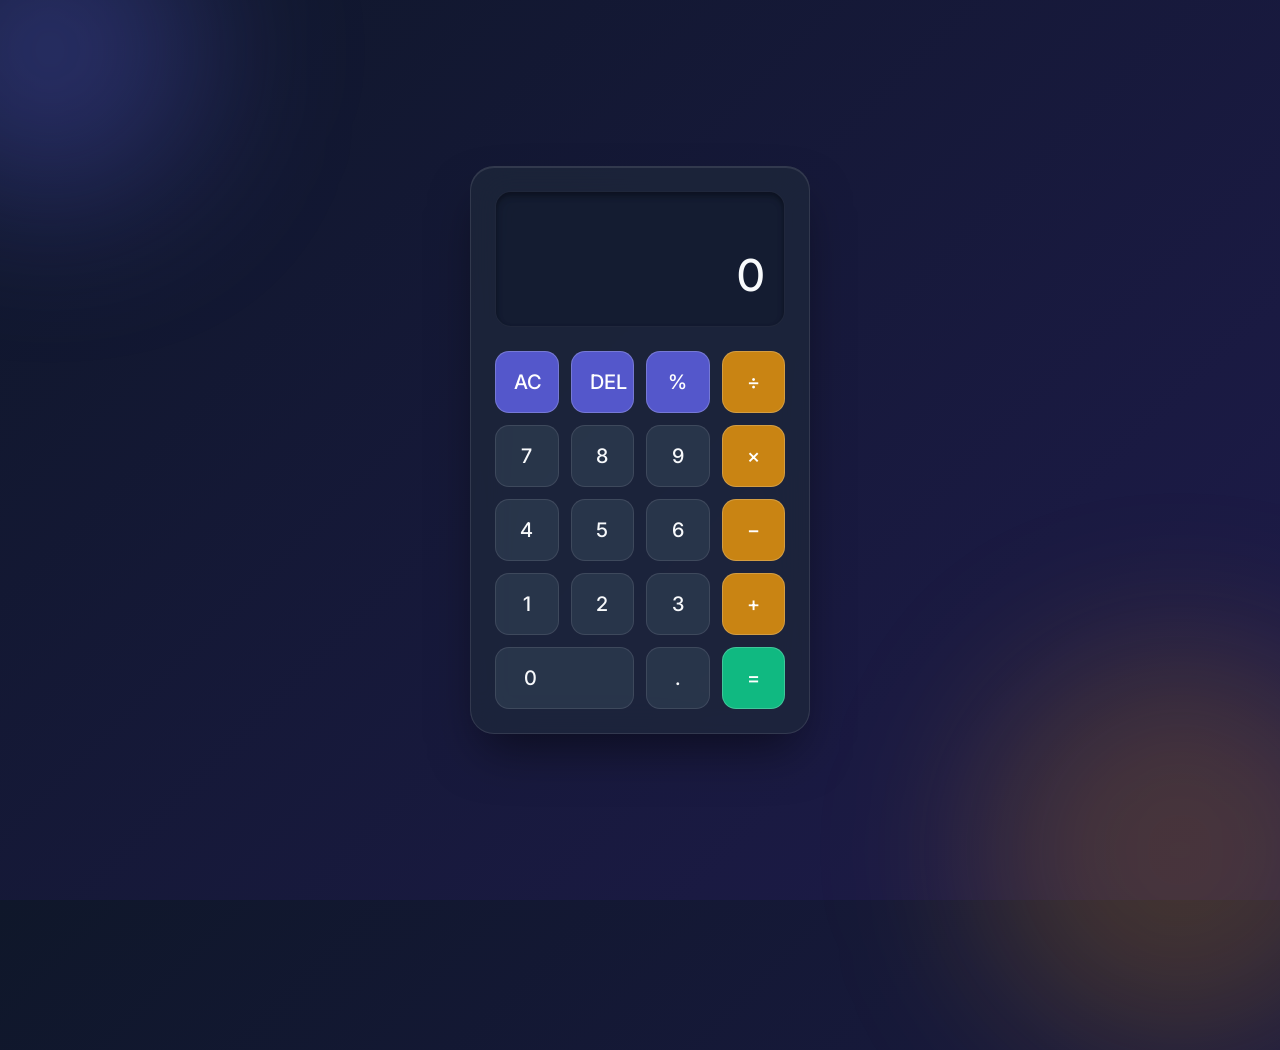
<file: Build a Calculator/index.html>
<!DOCTYPE html>
<html lang="en">
<head>
    <meta charset="UTF-8">
    <meta name="viewport" content="width=device-width, initial-scale=1.0">
    <meta name="description" content="A professional, glassmorphic calculator application built with HTML, CSS, and JavaScript.">
    <title>Professional Calculator</title>
    <link rel="preconnect" href="https://fonts.googleapis.com">
    <link rel="preconnect" href="https://fonts.gstatic.com" crossorigin>
    <link href="https://fonts.googleapis.com/css2?family=Inter:wght@300;400;500;600&display=swap" rel="stylesheet">
    <link rel="stylesheet" href="style.css">
</head>
<body>
    <main class="calculator-container">
        <div class="calculator">
            <div class="display">
                <div class="previous-operand" id="previous-operand"></div>
                <div class="current-operand" id="current-operand">0</div>
            </div>
            <div class="keypad">
                <button class="btn btn-action" data-action="clear" aria-label="Clear All">AC</button>
                <button class="btn btn-action" data-action="delete" aria-label="Delete last digit">DEL</button>
                <button class="btn btn-action" data-action="percentage" aria-label="Percentage">%</button>
                <button class="btn btn-operator" data-action="divide" aria-label="Divide">÷</button>

                <button class="btn" data-number>7</button>
                <button class="btn" data-number>8</button>
                <button class="btn" data-number>9</button>
                <button class="btn btn-operator" data-action="multiply" aria-label="Multiply">×</button>

                <button class="btn" data-number>4</button>
                <button class="btn" data-number>5</button>
                <button class="btn" data-number>6</button>
                <button class="btn btn-operator" data-action="subtract" aria-label="Subtract">−</button>

                <button class="btn" data-number>1</button>
                <button class="btn" data-number>2</button>
                <button class="btn" data-number>3</button>
                <button class="btn btn-operator" data-action="add" aria-label="Add">+</button>

                <button class="btn btn-zero" data-number>0</button>
                <button class="btn" data-number>.</button>
                <button class="btn btn-equals" data-action="calculate" aria-label="Calculate">=</button>
            </div>
        </div>
    </main>
    <script src="script.js"></script>
</body>
</html>
</file>
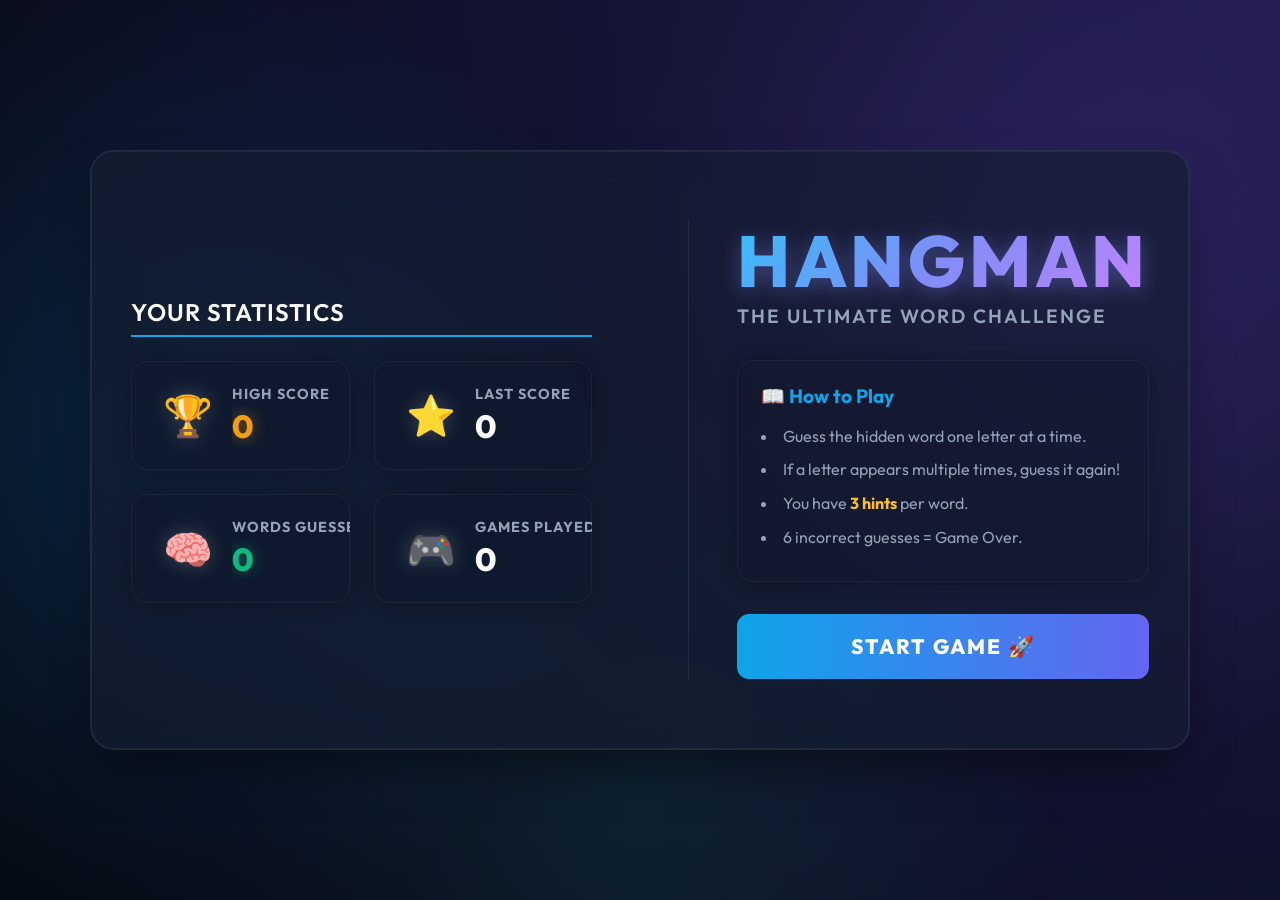
<file: Hangout Game/index.html>
<!DOCTYPE html>
<html lang="en">
<head>
    <meta charset="UTF-8">
    <meta name="viewport" content="width=device-width, initial-scale=1.0">
    <title>Professional Hangman</title>
    <link rel="preconnect" href="https://fonts.googleapis.com">
    <link rel="preconnect" href="https://fonts.gstatic.com" crossorigin>
    <link href="https://fonts.googleapis.com/css2?family=Outfit:wght@300;400;600;800&display=swap" rel="stylesheet">
    <link rel="stylesheet" href="style.css">
</head>
<body>
    <div class="particles-bg"></div>
    <div class="game-container">
        
        <!-- Dashboard Screen -->
        <div id="dashboard-screen" class="screen">
            <div class="dashboard-layout">
                <div class="dashboard-left">
                    <header class="dashboard-header">
                        <h1>HANGMAN</h1>
                        <p class="subtitle">The Ultimate Word Challenge</p>
                    </header>
                    
                    <div class="how-to-play glow-box">
                        <h3>📖 How to Play</h3>
                        <ul>
                            <li>Guess the hidden word one letter at a time.</li>
                            <li>If a letter appears multiple times, guess it again!</li>
                            <li>You have <strong>3 hints</strong> per word.</li>
                            <li>6 incorrect guesses = Game Over.</li>
                        </ul>
                    </div>

                    <button id="start-game-btn" class="primary-btn pulse-btn">Start Game 🚀</button>
                </div>
                
                <div class="dashboard-right">
                    <h3 class="stats-title">Your Statistics</h3>
                    <div class="dashboard-stats-grid">
                        <div class="stat-card glow-box">
                            <div class="stat-icon">🏆</div>
                            <div class="stat-info">
                                <h4>High Score</h4>
                                <p id="high-score-display">0</p>
                            </div>
                        </div>
                        <div class="stat-card glow-box">
                            <div class="stat-icon">⭐</div>
                            <div class="stat-info">
                                <h4>Last Score</h4>
                                <p id="last-score-display">0</p>
                            </div>
                        </div>
                        <div class="stat-card glow-box">
                            <div class="stat-icon">🧠</div>
                            <div class="stat-info">
                                <h4>Words Guessed</h4>
                                <p id="words-guessed-display">0</p>
                            </div>
                        </div>
                        <div class="stat-card glow-box">
                            <div class="stat-icon">🎮</div>
                            <div class="stat-info">
                                <h4>Games Played</h4>
                                <p id="games-played-display">0</p>
                            </div>
                        </div>
                    </div>
                </div>
            </div>
        </div>

        <!-- Game Screen -->
        <div id="game-screen" class="screen hidden">
            <header>
                <div class="top-bar">
                    <button id="quit-btn" class="secondary-btn">Quit</button>
                    <div class="score-display glow-box">Score: <span id="current-score">0</span></div>
                </div>
                <h2>Guess the word</h2>
            </header>

            <div class="game-board">
                <div class="hangman-illustration">
                    <svg viewBox="0 0 200 250" class="figure-container">
                        <!-- Gallows (Always visible) -->
                        <g class="gallows">
                            <line x1="10" y1="240" x2="90" y2="240" />
                            <line x1="50" y1="240" x2="50" y2="20" />
                            <line x1="50" y1="20" x2="130" y2="20" />
                            <line x1="130" y1="20" x2="130" y2="50" />
                        </g>
                        
                        <!-- Hangman Parts -->
                        <circle cx="130" cy="70" r="20" class="figure-part head" />
                        <line x1="130" y1="90" x2="130" y2="150" class="figure-part body" />
                        <line x1="130" y1="100" x2="100" y2="130" class="figure-part arm-l" />
                        <line x1="130" y1="100" x2="160" y2="130" class="figure-part arm-r" />
                        <line x1="130" y1="150" x2="100" y2="190" class="figure-part leg-l" />
                        <line x1="130" y1="150" x2="160" y2="190" class="figure-part leg-r" />
                    </svg>
                </div>

                <div class="game-status">
                    <!-- Text Clue Display -->
                    <div id="hint-display" class="hint-box">
                        <span class="hint-icon">💡</span>
                        <span id="hint-text">Clue goes here</span>
                    </div>

                    <!-- Actions -->
                    <div class="action-bar">
                        <button id="use-hint-btn" class="hint-btn">
                            Reveal Letter (<span id="hints-left">3</span> left)
                        </button>
                    </div>

                    <div id="word-display" class="word-display"></div>
                    
                    <div class="stats">
                        <p>Incorrect Guesses: <span id="incorrect-count">0</span> / 6</p>
                    </div>
                </div>
            </div>

            <div id="keyboard" class="keyboard"></div>
        </div>

        <!-- Modal Overlay -->
        <div id="message-modal" class="modal hidden">
            <div class="modal-content">
                <h2 id="modal-title">You Won!</h2>
                <p id="modal-desc">The word was <span id="final-word"></span></p>
                
                <div class="modal-actions">
                    <button id="next-word-btn" class="primary-btn hidden pulse-btn">Next Word</button>
                    <button id="return-dashboard-btn" class="secondary-btn">Return to Dashboard</button>
                </div>
            </div>
        </div>

    </div>
    
    <script src="script.js"></script>
</body>
</html>
</file>
<file: Build a Calculator/style.css>
:root {
    --bg-color: #0f172a;
    --calc-bg: rgba(30, 41, 59, 0.7);
    --display-bg: rgba(15, 23, 42, 0.5);
    --btn-bg: rgba(51, 65, 85, 0.6);
    --btn-hover: rgba(71, 85, 105, 0.8);
    --btn-active: rgba(51, 65, 85, 0.9);
    --btn-operator-bg: rgba(245, 158, 11, 0.8);
    --btn-operator-hover: rgba(251, 191, 36, 0.9);
    --btn-action-bg: rgba(99, 102, 241, 0.8);
    --btn-action-hover: rgba(129, 140, 248, 0.9);
    --text-primary: #f8fafc;
    --text-secondary: #94a3b8;
    --border-color: rgba(255, 255, 255, 0.1);
}

* {
    box-sizing: border-box;
    margin: 0;
    padding: 0;
    font-family: 'Inter', sans-serif;
}

body {
    background: linear-gradient(135deg, #0f172a 0%, #1e1b4b 100%);
    min-height: 100vh;
    display: flex;
    justify-content: center;
    align-items: center;
    color: var(--text-primary);
    overflow: hidden;
}

/* Dynamic background elements */
body::before, body::after {
    content: '';
    position: absolute;
    border-radius: 50%;
    filter: blur(80px);
    z-index: -1;
    animation: float 10s infinite alternate ease-in-out;
}

body::before {
    width: 300px;
    height: 300px;
    background: rgba(99, 102, 241, 0.3);
    top: -100px;
    left: -100px;
}

body::after {
    width: 400px;
    height: 400px;
    background: rgba(245, 158, 11, 0.2);
    bottom: -150px;
    right: -100px;
    animation-delay: -5s;
}

@keyframes float {
    0% { transform: translate(0, 0) scale(1); }
    100% { transform: translate(30px, 50px) scale(1.1); }
}

.calculator-container {
    perspective: 1000px;
}

.calculator {
    background: var(--calc-bg);
    backdrop-filter: blur(20px);
    -webkit-backdrop-filter: blur(20px);
    border: 1px solid var(--border-color);
    border-radius: 24px;
    padding: 24px;
    width: 340px;
    box-shadow: 0 25px 50px -12px rgba(0, 0, 0, 0.5),
                inset 0 1px 0 rgba(255, 255, 255, 0.1);
    transform-style: preserve-3d;
    transition: transform 0.4s cubic-bezier(0.175, 0.885, 0.32, 1.275);
}

.calculator:hover {
    transform: translateY(-5px) rotateX(4deg) rotateY(2deg);
}

.display {
    background: var(--display-bg);
    border-radius: 16px;
    padding: 24px 20px;
    margin-bottom: 24px;
    text-align: right;
    box-shadow: inset 0 4px 6px rgba(0, 0, 0, 0.3), 
                inset 0 1px 3px rgba(0,0,0, 0.1);
    min-height: 110px;
    display: flex;
    flex-direction: column;
    justify-content: flex-end;
    overflow: hidden;
    position: relative;
    border: 1px solid rgba(255, 255, 255, 0.05);
}

.previous-operand {
    color: var(--text-secondary);
    font-size: 1.1rem;
    min-height: 1.5rem;
    margin-bottom: 8px;
    font-weight: 400;
    transition: all 0.2s;
}

.current-operand {
    color: var(--text-primary);
    font-size: 2.75rem;
    font-weight: 500;
    word-wrap: break-word;
    word-break: break-all;
    transition: all 0.2s ease;
    letter-spacing: -1px;
}

.keypad {
    display: grid;
    grid-template-columns: repeat(4, 1fr);
    gap: 12px;
}

.btn {
    background: var(--btn-bg);
    color: var(--text-primary);
    border: 1px solid var(--border-color);
    border-radius: 14px;
    font-size: 1.25rem;
    font-weight: 500;
    padding: 18px;
    cursor: pointer;
    transition: all 0.2s cubic-bezier(0.4, 0, 0.2, 1);
    user-select: none;
    position: relative;
    overflow: hidden;
    outline: none;
}

.btn::after {
    content: '';
    position: absolute;
    top: 50%;
    left: 50%;
    width: 100%;
    height: 100%;
    background: rgba(255, 255, 255, 0.2);
    border-radius: 50%;
    transform: translate(-50%, -50%) scale(0);
    opacity: 0;
    transition: transform 0.4s ease-out, opacity 0.4s ease-out;
}

.btn:active::after {
    transform: translate(-50%, -50%) scale(2);
    opacity: 1;
    transition: 0s;
}

.btn:hover {
    background: var(--btn-hover);
    transform: translateY(-2px);
    box-shadow: 0 4px 12px rgba(0, 0, 0, 0.15);
}

.btn:active {
    background: var(--btn-active);
    transform: translateY(1px);
    box-shadow: 0 1px 2px rgba(0, 0, 0, 0.1);
}

.btn-zero {
    grid-column: span 2;
    text-align: left;
    padding-left: 28px;
}

.btn-operator {
    background: var(--btn-operator-bg);
    color: #fff;
    border-color: rgba(255, 255, 255, 0.2);
}

.btn-operator:hover {
    background: var(--btn-operator-hover);
    box-shadow: 0 4px 15px rgba(245, 158, 11, 0.4);
}

.btn-action {
    background: var(--btn-action-bg);
    color: #fff;
    border-color: rgba(255, 255, 255, 0.2);
}

.btn-action:hover {
    background: var(--btn-action-hover);
    box-shadow: 0 4px 15px rgba(99, 102, 241, 0.4);
}

.btn-equals {
    background: #10b981;
    color: #fff;
    border-color: rgba(255, 255, 255, 0.2);
}

.btn-equals:hover {
    background: #34d399;
    box-shadow: 0 4px 15px rgba(16, 185, 129, 0.4);
}

/* Scale animation for result */
@keyframes scaleResult {
    0% { transform: scale(1); }
    50% { transform: scale(1.05); color: #10b981; }
    100% { transform: scale(1); }
}

.pulse {
    animation: scaleResult 0.3s ease-out;
}
</file>
<file: Hangout Game/style.css>
:root {
    --bg-color: #050b14;
    --card-bg: rgba(20, 30, 48, 0.65);
    --text-primary: #ffffff;
    --text-secondary: #94a3b8;
    --accent-color: #0ea5e9;
    --accent-hover: #0284c7;
    --danger-color: #f43f5e;
    --success-color: #10b981;
    --warning-color: #fbbf24;
    --border-color: rgba(255, 255, 255, 0.08);
    --glow-color: rgba(14, 165, 233, 0.5);
}

* {
    margin: 0;
    padding: 0;
    box-sizing: border-box;
}

body {
    font-family: 'Outfit', sans-serif;
    background: radial-gradient(circle at top right, #1e1b4b, #050b14);
    color: var(--text-primary);
    min-height: 100vh;
    display: flex;
    justify-content: center;
    align-items: center;
    overflow-x: hidden;
}

/* Background Particles effect */
.particles-bg {
    position: absolute;
    inset: 0;
    z-index: 0;
    background-image: 
        radial-gradient(circle at 15% 50%, rgba(14, 165, 233, 0.15) 0%, transparent 40%),
        radial-gradient(circle at 85% 30%, rgba(139, 92, 246, 0.15) 0%, transparent 40%),
        radial-gradient(circle at 50% 90%, rgba(16, 185, 129, 0.1) 0%, transparent 40%);
    pointer-events: none;
}

.game-container {
    width: 95%;
    max-width: 1100px;
    background: var(--card-bg);
    backdrop-filter: blur(20px);
    -webkit-backdrop-filter: blur(20px);
    border: 1px solid var(--border-color);
    border-radius: 24px;
    padding: 2.5rem;
    box-shadow: 0 25px 50px -12px rgba(0, 0, 0, 0.5), inset 0 0 0 1px rgba(255, 255, 255, 0.05);
    position: relative;
    z-index: 1;
    min-height: 600px;
    display: flex;
    flex-direction: column;
}

.screen {
    display: flex;
    flex-direction: column;
    flex: 1;
    animation: fadeIn 0.5s cubic-bezier(0.4, 0, 0.2, 1);
}

.screen.hidden {
    display: none !important;
}

@keyframes fadeIn {
    from { opacity: 0; transform: translateY(15px) scale(0.98); }
    to { opacity: 1; transform: translateY(0) scale(1); }
}

/* --- DASHBOARD STYLES --- */
.dashboard-layout {
    display: flex;
    flex-direction: column;
    gap: 3rem;
    align-items: flex-start;
    justify-content: center;
    flex: 1;
    width: 100%;
}

@media (min-width: 800px) {
    .dashboard-layout {
        flex-direction: row-reverse;
        justify-content: space-between;
        align-items: center;
    }
    
    .dashboard-left {
        flex: 1;
        padding-left: 3rem;
        border-left: 1px solid var(--border-color);
    }
    
    .dashboard-right {
        flex: 1.4;
        padding-right: 3rem;
    }
}

.dashboard-left {
    display: flex;
    flex-direction: column;
    gap: 2rem;
    align-items: flex-start;
}

.dashboard-header h1 {
    font-size: 4.5rem;
    font-weight: 800;
    letter-spacing: 4px;
    text-transform: uppercase;
    background: linear-gradient(135deg, #38bdf8, #818cf8, #c084fc);
    -webkit-background-clip: text;
    -webkit-text-fill-color: transparent;
    margin-bottom: 0.2rem;
    filter: drop-shadow(0 4px 10px rgba(129, 140, 248, 0.4));
    line-height: 1.1;
}

.dashboard-header .subtitle {
    color: var(--text-secondary);
    font-size: 1.2rem;
    letter-spacing: 2px;
    text-transform: uppercase;
    font-weight: 600;
}

.how-to-play {
    background: rgba(15, 23, 42, 0.4);
    padding: 1.5rem;
    border-radius: 16px;
    width: 100%;
}

.how-to-play h3 {
    color: var(--accent-color);
    margin-bottom: 1rem;
    font-size: 1.2rem;
    display: flex;
    align-items: center;
    gap: 0.5rem;
}

.how-to-play ul {
    list-style-position: inside;
    color: var(--text-secondary);
    line-height: 1.6;
}

.how-to-play ul li {
    margin-bottom: 0.5rem;
}

.how-to-play ul li strong {
    color: var(--warning-color);
}

.dashboard-right {
    width: 100%;
    display: flex;
    flex-direction: column;
    gap: 1.5rem;
}

.stats-title {
    color: var(--text-primary);
    font-size: 1.5rem;
    font-weight: 600;
    text-transform: uppercase;
    letter-spacing: 1px;
    border-bottom: 2px solid var(--accent-color);
    padding-bottom: 0.5rem;
    display: inline-block;
}

.dashboard-stats-grid {
    display: grid;
    grid-template-columns: repeat(2, 1fr);
    gap: 1.5rem;
}

.stat-card {
    background: rgba(15, 23, 42, 0.5);
    padding: 1.5rem 2rem;
    border-radius: 16px;
    display: flex;
    align-items: center;
    gap: 1.2rem;
    transition: transform 0.3s ease, box-shadow 0.3s ease;
    overflow: hidden;
    min-width: 0;
}

.stat-card:hover {
    transform: translateY(-5px);
    box-shadow: 0 10px 25px rgba(14, 165, 233, 0.15), inset 0 0 0 1px rgba(14, 165, 233, 0.3);
}

.stat-icon {
    font-size: 2.5rem;
    filter: drop-shadow(0 0 10px rgba(255,255,255,0.2));
}

.stat-info {
    min-width: 0;
    flex: 1;
}

.stat-info h4 {
    color: var(--text-secondary);
    font-size: 0.9rem;
    text-transform: uppercase;
    letter-spacing: 1px;
    margin-bottom: 0.2rem;
    white-space: nowrap;
}

.stat-info p {
    font-size: 2rem;
    font-weight: 800;
    color: var(--text-primary);
    overflow: hidden;
    text-overflow: ellipsis;
    white-space: nowrap;
}

#high-score-display {
    color: #f59e0b;
    text-shadow: 0 0 15px rgba(245, 158, 11, 0.5);
}

#words-guessed-display {
    color: var(--success-color);
    text-shadow: 0 0 15px rgba(16, 185, 129, 0.5);
}

.glow-box {
    box-shadow: 0 0 20px rgba(0, 0, 0, 0.3), inset 0 0 0 1px rgba(255, 255, 255, 0.05);
}

/* --- BUTTONS --- */
.pulse-btn {
    animation: pulseGlow 2s infinite;
}

@keyframes pulseGlow {
    0% { box-shadow: 0 0 0 0 rgba(14, 165, 233, 0.5); }
    70% { box-shadow: 0 0 0 20px rgba(14, 165, 233, 0); }
    100% { box-shadow: 0 0 0 0 rgba(14, 165, 233, 0); }
}

.primary-btn {
    background: linear-gradient(to right, #0ea5e9, #6366f1);
    color: white;
    border: none;
    padding: 1.2rem 3rem;
    font-size: 1.3rem;
    font-weight: 800;
    border-radius: 12px;
    cursor: pointer;
    transition: all 0.3s cubic-bezier(0.4, 0, 0.2, 1);
    font-family: inherit;
    text-transform: uppercase;
    letter-spacing: 2px;
    width: 100%;
}

.primary-btn:hover {
    transform: translateY(-4px);
    filter: brightness(1.2);
    box-shadow: 0 10px 30px rgba(14, 165, 233, 0.4);
}

.secondary-btn {
    background: rgba(255, 255, 255, 0.05);
    color: var(--text-secondary);
    border: 1px solid var(--border-color);
    padding: 0.8rem 2rem;
    font-size: 1.1rem;
    font-weight: 600;
    border-radius: 12px;
    cursor: pointer;
    transition: all 0.2s ease;
    font-family: inherit;
    width: 100%;
}

.secondary-btn:hover {
    background: rgba(255, 255, 255, 0.1);
    color: var(--text-primary);
    border-color: var(--text-secondary);
}

/* --- GAME SCREEN --- */
#game-screen header {
    text-align: center;
    margin-bottom: 2rem;
}

.top-bar {
    display: flex;
    justify-content: space-between;
    align-items: center;
    margin-bottom: 1rem;
}

#quit-btn {
    width: auto;
    padding: 0.5rem 1.5rem;
    font-size: 1rem;
    border-radius: 999px;
}

.score-display {
    font-size: 1.2rem;
    font-weight: 600;
    background: rgba(15, 23, 42, 0.5);
    padding: 0.5rem 1rem;
    border-radius: 8px;
    color: var(--accent-color);
}

#game-screen h2 {
    font-size: 1.5rem;
    color: var(--text-secondary);
    font-weight: 400;
}

.game-board {
    display: flex;
    flex-direction: column;
    align-items: center;
    gap: 2rem;
}

@media (min-width: 768px) {
    .game-board {
        flex-direction: row;
        justify-content: space-around;
        align-items: flex-start;
    }
}

.hangman-illustration {
    width: 200px;
    height: 250px;
}

.figure-container {
    width: 100%;
    height: 100%;
    fill: transparent;
    stroke: var(--text-primary);
    stroke-width: 5px;
    stroke-linecap: round;
    filter: drop-shadow(0 0 5px rgba(255, 255, 255, 0.3));
}

.gallows {
    stroke: #64748b;
    stroke-width: 7px;
    filter: drop-shadow(0 2px 4px rgba(0,0,0,0.5));
}

.figure-part {
    stroke-dasharray: 100;
    stroke-dashoffset: 100;
    transition: stroke-dashoffset 0.6s cubic-bezier(0.4, 0, 0.2, 1);
}

.figure-part.visible {
    stroke-dashoffset: 0;
    stroke: var(--danger-color);
    filter: drop-shadow(0 0 8px rgba(244, 63, 94, 0.6));
}

.head {
    stroke-dasharray: 150;
    stroke-dashoffset: 150;
}

.game-status {
    display: flex;
    flex-direction: column;
    align-items: center;
    gap: 1.5rem;
    flex: 1;
}

.hint-box {
    background: rgba(251, 191, 36, 0.1);
    border: 1px solid rgba(251, 191, 36, 0.3);
    padding: 0.75rem 1.25rem;
    border-radius: 12px;
    display: flex;
    align-items: center;
    gap: 0.75rem;
    max-width: 100%;
    box-shadow: inset 0 0 10px rgba(251, 191, 36, 0.05);
}

.hint-icon {
    font-size: 1.2rem;
    animation: wobble 2s infinite;
}

@keyframes wobble {
    0%, 100% { transform: rotate(0deg); }
    25% { transform: rotate(-10deg); }
    75% { transform: rotate(10deg); }
}

#hint-text {
    font-size: 1rem;
    color: var(--warning-color);
    font-style: italic;
    line-height: 1.4;
}

/* Hint Button */
.action-bar {
    display: flex;
    justify-content: center;
    width: 100%;
}

.hint-btn {
    background: linear-gradient(to right, #f59e0b, #d97706);
    color: white;
    border: none;
    padding: 0.6rem 1.2rem;
    border-radius: 8px;
    font-weight: 600;
    cursor: pointer;
    transition: all 0.2s ease;
    display: flex;
    align-items: center;
    gap: 0.5rem;
    box-shadow: 0 4px 10px rgba(245, 158, 11, 0.2);
}

.hint-btn:hover:not(:disabled) {
    transform: translateY(-2px);
    box-shadow: 0 6px 15px rgba(245, 158, 11, 0.4);
}

.hint-btn:disabled {
    background: #475569;
    color: #94a3b8;
    cursor: not-allowed;
    box-shadow: none;
}

.word-display {
    display: flex;
    gap: 0.5rem;
    flex-wrap: wrap;
    justify-content: center;
    margin: 1rem 0;
}

.letter-box {
    width: 45px;
    height: 55px;
    border-radius: 8px;
    background: rgba(255, 255, 255, 0.05);
    border: 1px solid rgba(255, 255, 255, 0.1);
    display: flex;
    justify-content: center;
    align-items: center;
    font-size: 2.2rem;
    font-weight: 800;
    text-transform: uppercase;
    color: var(--success-color);
    text-shadow: 0 0 10px rgba(16, 185, 129, 0.5);
    perspective: 1000px;
    transition: all 0.3s ease;
}

.letter-box.empty {
    border-bottom: 3px solid var(--text-secondary);
    background: transparent;
    border-top: none;
    border-left: none;
    border-right: none;
    border-radius: 0;
    color: transparent;
    text-shadow: none;
}

.letter-box.flip-in {
    animation: flipIn 0.5s cubic-bezier(0.4, 0, 0.2, 1) forwards;
}

@keyframes flipIn {
    0% { transform: rotateY(90deg); opacity: 0; }
    100% { transform: rotateY(0deg); opacity: 1; }
}

.stats {
    background: rgba(0, 0, 0, 0.3);
    padding: 0.75rem 1.5rem;
    border-radius: 999px;
    font-size: 1rem;
    font-weight: 400;
    border: 1px solid rgba(255, 255, 255, 0.05);
}

#incorrect-count {
    color: var(--danger-color);
    font-weight: 800;
    font-size: 1.2rem;
}

.keyboard {
    display: flex;
    flex-wrap: wrap;
    gap: 0.5rem;
    justify-content: center;
    margin-top: 2rem;
}

.key {
    background: rgba(255, 255, 255, 0.08);
    border: 1px solid rgba(255, 255, 255, 0.1);
    color: var(--text-primary);
    width: 42px;
    height: 48px;
    border-radius: 8px;
    font-size: 1.1rem;
    font-weight: 600;
    font-family: inherit;
    cursor: pointer;
    transition: all 0.2s cubic-bezier(0.4, 0, 0.2, 1);
    box-shadow: 0 4px 0 rgba(0, 0, 0, 0.2);
}

.key:hover:not(:disabled) {
    background: var(--accent-hover);
    transform: translateY(-2px);
    box-shadow: 0 6px 0 rgba(0, 0, 0, 0.2), 0 0 15px var(--glow-color);
    border-color: var(--accent-color);
}

.key:active:not(:disabled) {
    transform: translateY(2px);
    box-shadow: 0 2px 0 rgba(0, 0, 0, 0.2);
}

.key:disabled {
    cursor: not-allowed;
    opacity: 0.4;
    transform: translateY(4px);
    box-shadow: none;
    background: rgba(255, 255, 255, 0.02);
}

.key.correct {
    background: var(--success-color);
    border-color: var(--success-color);
    color: white;
    opacity: 0.8;
}

.key.incorrect {
    background: transparent;
    color: var(--text-secondary);
}

/* --- MODAL --- */
.modal {
    position: absolute;
    inset: 0;
    background: rgba(5, 11, 20, 0.85);
    backdrop-filter: blur(12px);
    display: flex;
    justify-content: center;
    align-items: center;
    border-radius: inherit;
    z-index: 10;
    opacity: 1;
    transition: opacity 0.4s ease;
}

.modal.hidden {
    opacity: 0 !important;
    pointer-events: none;
}

.modal-content {
    background: var(--card-bg);
    border: 1px solid var(--border-color);
    padding: 3rem;
    border-radius: 20px;
    text-align: center;
    box-shadow: 0 25px 50px -12px rgba(0, 0, 0, 0.8), inset 0 0 0 1px rgba(255, 255, 255, 0.1);
    transform: scale(1) translateY(0);
    transition: all 0.4s cubic-bezier(0.175, 0.885, 0.32, 1.275);
    width: 90%;
    max-width: 400px;
}

.modal.hidden .modal-content {
    transform: scale(0.9) translateY(20px);
}

.modal h2 {
    font-size: 2.5rem;
    margin-bottom: 1rem;
    font-weight: 800;
}

.modal h2.win {
    color: var(--success-color);
    text-shadow: 0 0 20px rgba(16, 185, 129, 0.4);
}

.modal h2.lose {
    color: var(--danger-color);
    text-shadow: 0 0 20px rgba(244, 63, 94, 0.4);
}

.modal p {
    font-size: 1.1rem;
    color: var(--text-secondary);
    margin-bottom: 2.5rem;
}

#final-word {
    font-weight: 800;
    color: var(--text-primary);
    text-transform: uppercase;
    letter-spacing: 2px;
    font-size: 1.3rem;
}

.modal-actions {
    display: flex;
    flex-direction: column;
    gap: 1rem;
}
</file>
